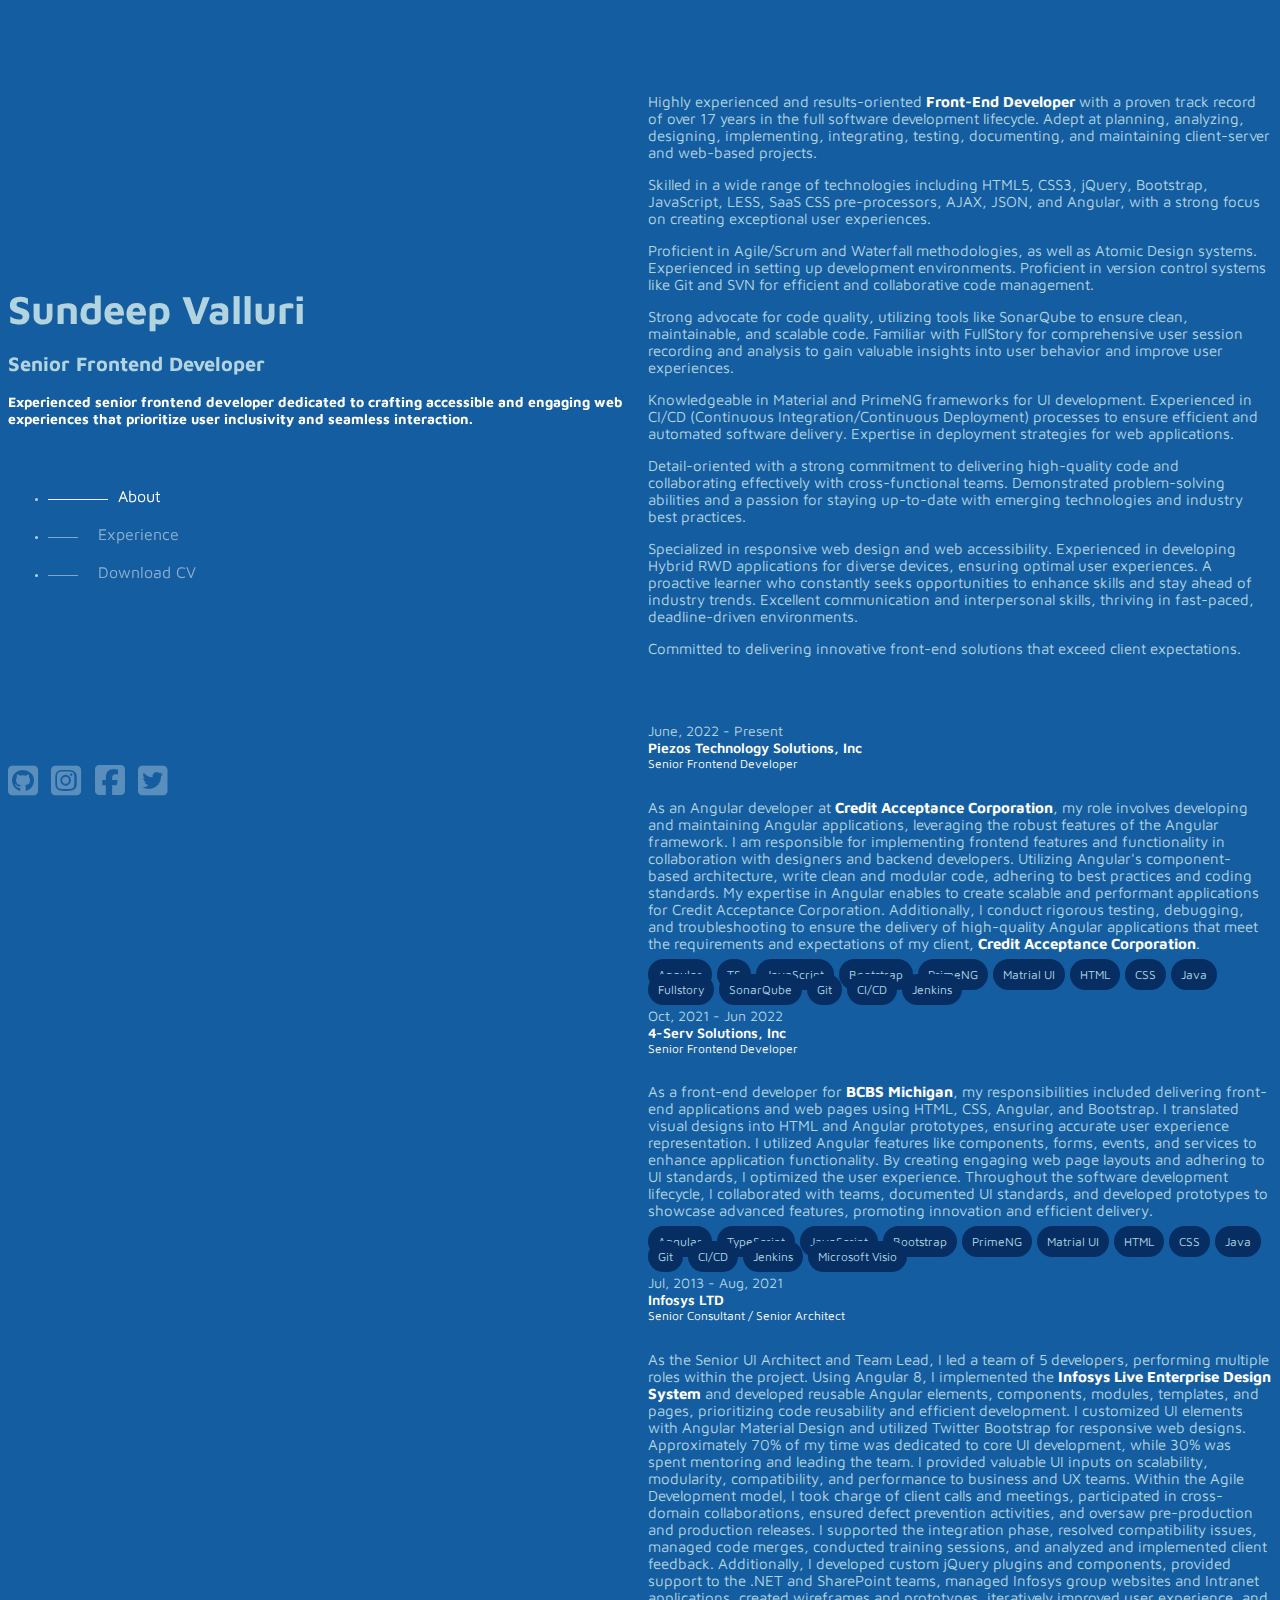
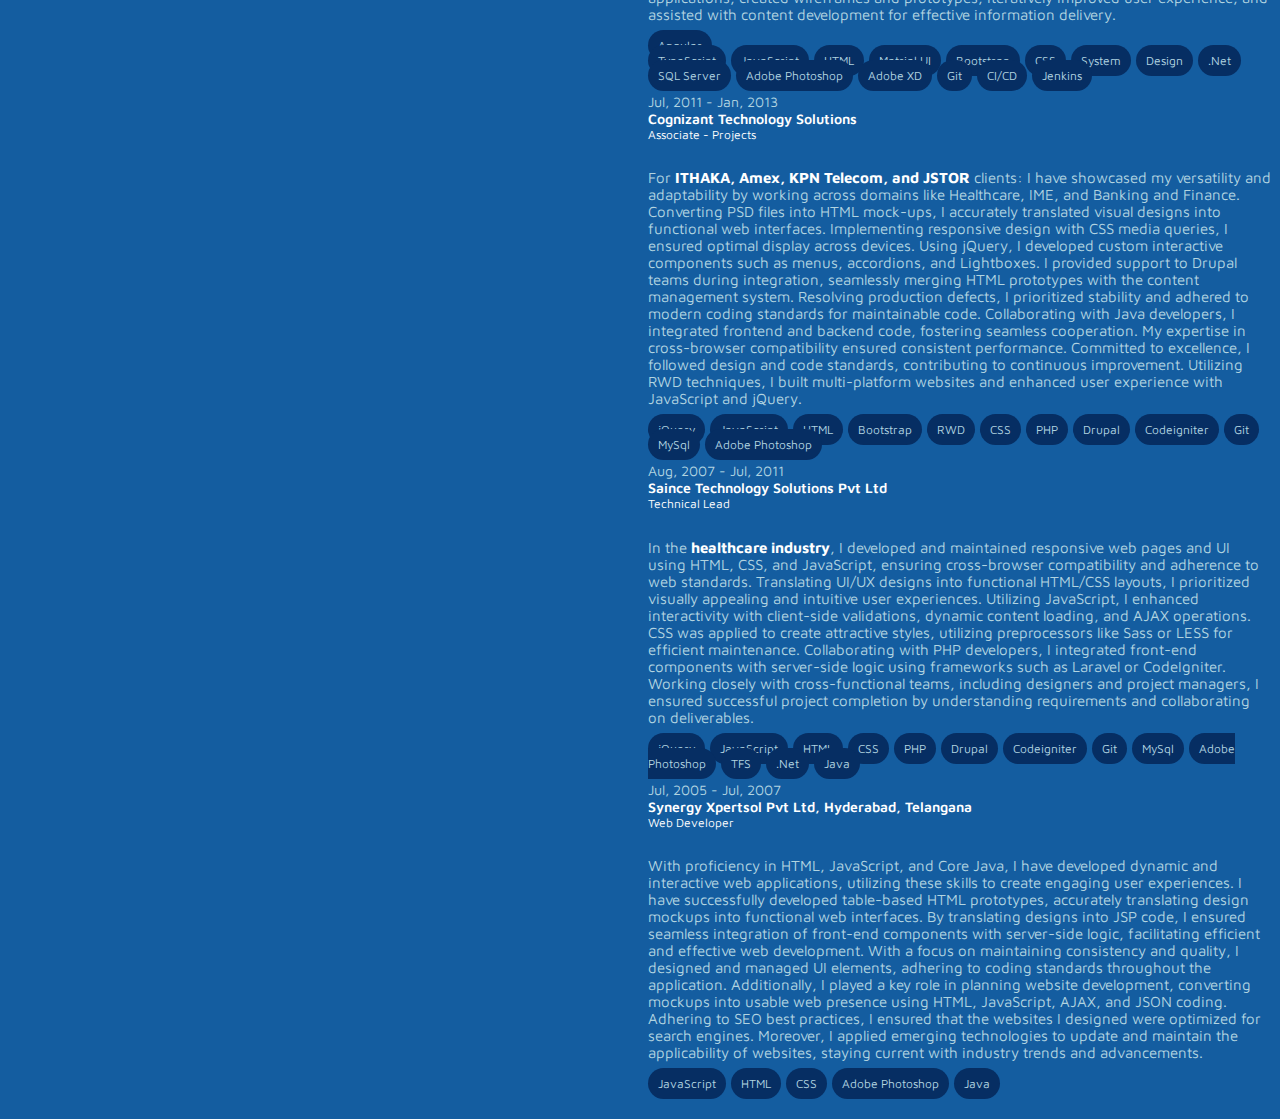
<file: index.html>
<!doctype html>
<html lang="en">

<head>
  <title>Sundeep | Senior UI Developer</title>
  <!-- Required meta tags -->
  <meta charset="utf-8">
  <meta name="viewport" content="width=device-width, initial-scale=1, shrink-to-fit=no">
  <meta name="keywords" content="Frontend Developer, Angular Developer, Web Developer, UI Developer, Frontend Engineer, HTML, CSS, JavaScript, Angular, Responsive Design, User Interface, USA">
    <meta name="description" content="I am a skilled Frontend Developer and Angular Developer based in the USA. With expertise in HTML, CSS, JavaScript, and Angular, I create responsive and interactive web applications. As a dedicated UI Developer, I focus on delivering exceptional user experiences through clean and efficient code. Hire me for your frontend development needs.">
    <link rel="icon" href="img/favicon.png" type="image/png">

  <!-- Google font -->
  <link rel="preconnect" href="https://fonts.googleapis.com">
<link rel="preconnect" href="https://fonts.gstatic.com" crossorigin>
<link href="https://fonts.googleapis.com/css2?family=Maven+Pro:wght@400;500&display=swap" rel="stylesheet">
<link rel="stylesheet" href="https://cdnjs.cloudflare.com/ajax/libs/font-awesome/6.4.0/css/all.min.css">
   <!-- Bootstrap CSS v5.2.1 -->
  <link href="https://cdn.jsdelivr.net/npm/bootstrap@5.2.1/dist/css/bootstrap.min.css" rel="stylesheet"
    integrity="sha384-iYQeCzEYFbKjA/T2uDLTpkwGzCiq6soy8tYaI1GyVh/UjpbCx/TYkiZhlZB6+fzT" crossorigin="anonymous">
<link rel="stylesheet" href="css/style.css">
</head>

<body>
 
  <main>
    <div class="container">
        <div class="row ">
            <div class="col-lg-5 margin-top-100 fixed">
                <h1>Sundeep Valluri</h1>
                <h3>Senior Frontend Developer</h3>

                <h4>Experienced senior frontend developer dedicated to crafting accessible and engaging web <br> experiences that prioritize user inclusivity and seamless interaction.</h4>
                
                <ul class="nav">
                    <li><a href="#about" class="smooth-scroll active">About</a></li>
                    <li><a href="#experience" class="smooth-scroll">Experience</a></li>
                    <!-- <li><a href="#projects" class="smooth-scroll">Projects</a></li> -->
                    <li><a href="SundeepValluri_UI_Developer.pdf"  target="_blank">Download CV</a></li>
                </ul>

                <ul class="social-icons">
                    <li>
                        <a href="https://github.com/vallurisundeep/" target="_blank"><i class="fa-brands fa-square-github"></i></a>
                    </li>
                    <li>
                        <a href="https://www.instagram.com/vallurisundeep/" target="_blank "><i class="fa-brands fa-square-instagram"></i></a>
                    </li>
                    <li>
                        <a href="https://www.facebook.com/vallurisundeep/" target="_blank"><i class="fa-brands fa-square-facebook"></i></a>
                    </li>
                    <li>
                        <a href="https://twitter.com/sundeepvalluri" target="_blank">
                            <i class="fa-brands fa-square-twitter"></i>
                        </a>
                    </li>
                </ul>
            </div>
            <div class="col-lg-7  padding-top-20">
               <div class="scrollable-content">
                <section id="about">
                   
                    <p>Highly experienced and results-oriented <strong>Front-End Developer</strong> with a proven track record of over 17 years in the full software development lifecycle. Adept at planning, analyzing, designing, implementing, integrating, testing, documenting, and maintaining client-server and web-based projects. </p>

                      <p>Skilled in a wide range of technologies including HTML5, CSS3, jQuery, Bootstrap, JavaScript, LESS, SaaS CSS pre-processors, AJAX, JSON, and Angular, with a strong focus on creating exceptional user experiences. </p>  
                        
                      <p>Proficient in Agile/Scrum and Waterfall methodologies, as well as Atomic Design systems. Experienced in setting up development environments. Proficient in version control systems like Git and SVN for efficient and collaborative code management. </p>  
                        
                      <p>Strong advocate for code quality, utilizing tools like SonarQube to ensure clean, maintainable, and scalable code. Familiar with FullStory for comprehensive user session recording and analysis to gain valuable insights into user behavior and improve user experiences. </p>  
                        
                      <p>Knowledgeable in Material and PrimeNG frameworks for UI development. Experienced in CI/CD (Continuous Integration/Continuous Deployment) processes to ensure efficient and automated software delivery. Expertise in deployment strategies for web applications. </p>  
                        
                      <p>Detail-oriented with a strong commitment to delivering high-quality code and collaborating effectively with cross-functional teams. Demonstrated problem-solving abilities and a passion for staying up-to-date with emerging technologies and industry best practices. </p>  
                        
                      <p>Specialized in responsive web design and web accessibility. Experienced in developing Hybrid RWD applications for diverse devices, ensuring optimal user experiences. A proactive learner who constantly seeks opportunities to enhance skills and stay ahead of industry trends. Excellent communication and interpersonal skills, thriving in fast-paced, deadline-driven environments.</p>  
                        
                      <p>Committed to delivering innovative front-end solutions that exceed client expectations.</p>
                </section>

                <section id="experience">
                    <div class="row exp-wrap">
                        <div class="col-lg-3">
                            <div class="duration">June, 2022 - Present</div>
                        </div>
                        <div class="col-lg-9">
                            <div class="company">Piezos Technology Solutions, Inc</div>
                            <div class="designation">Senior Frontend Developer</div>
                            <p class="padding-top-5">As an Angular developer at <strong>Credit Acceptance Corporation</strong>, my role involves developing and maintaining Angular applications, leveraging the robust features of the Angular framework. I am responsible for implementing frontend features and functionality in collaboration with designers and backend developers. Utilizing Angular's component-based architecture, write clean and modular code, adhering to best practices and coding standards. My expertise in Angular enables  to create scalable and performant applications for Credit Acceptance Corporation. Additionally, I conduct rigorous testing, debugging, and troubleshooting to ensure the delivery of high-quality Angular applications that meet the requirements and expectations of my client, <strong>Credit Acceptance Corporation</strong>.</p>
                            <div>
                                <span class="badge bg-info">Angular</span>
                                <span class="badge bg-info ">TS</span>
                                <span class="badge bg-info ">JavaScript</span>
                                <span class="badge bg-info ">Bootstrap</span>
                                <span class="badge bg-info ">PrimeNG</span>
                                <span class="badge bg-info ">Matrial UI</span>
                                <span class="badge bg-info ">HTML</span>
                                <span class="badge bg-info ">CSS</span>
                                <span class="badge bg-info ">Java</span>
                                <span class="badge bg-info ">Fullstory</span>
                                <span class="badge bg-info ">SonarQube</span>
                                <span class="badge bg-info ">Git</span>
                                <span class="badge bg-info ">CI/CD</span>
                                <span class="badge bg-info ">Jenkins</span>
                            </div>
                        </div>
                    </div>
                    <div class="row exp-wrap">
                    <div class="col-lg-3">
                        <div class="duration">Oct, 2021 - Jun 2022</div>
                    </div>
                    <div class="col-lg-9">
                        <div class="company">4-Serv Solutions, Inc</div>
                        <div class="designation">Senior Frontend Developer</div>
                        <p class="padding-top-5">As a front-end developer for <strong>BCBS Michigan</strong>, my responsibilities included delivering front-end applications and web pages using HTML, CSS, Angular, and Bootstrap. I translated visual designs into HTML and Angular prototypes, ensuring accurate user experience representation. I utilized Angular features like components, forms, events, and services to enhance application functionality. By creating engaging web page layouts and adhering to UI standards, I optimized the user experience. Throughout the software development lifecycle, I collaborated with teams, documented UI standards, and developed prototypes to showcase advanced features, promoting innovation and efficient delivery.</p>
                        <div>
                            <span class="badge bg-info">Angular</span>
                            <span class="badge bg-info ">TypeScript</span>
                            <span class="badge bg-info ">JavaScript</span>
                            <span class="badge bg-info ">Bootstrap</span>

                            <span class="badge bg-info ">PrimeNG</span>
                            <span class="badge bg-info ">Matrial UI</span>
                            <span class="badge bg-info ">HTML</span>
                            <span class="badge bg-info ">CSS</span>
                            <span class="badge bg-info ">Java</span>
                            <span class="badge bg-info ">Git</span>
                            <span class="badge bg-info ">CI/CD</span>
                            <span class="badge bg-info ">Jenkins</span>
                            <span class="badge bg-info ">Microsoft Visio</span>
                        </div>
                    </div>
                </div>
                <div class="row exp-wrap">
                    <div class="col-lg-3">
                        <div class="duration">Jul, 2013 - Aug, 2021</div>
                    </div>
                    <div class="col-lg-9">
                        <div class="company">Infosys LTD</div>
                        <div class="designation">Senior Consultant / Senior Architect</div>
                        <p class="padding-top-5">As the Senior UI Architect and Team Lead, I led a team of 5 developers, performing multiple roles within the project. Using Angular 8, I implemented the <strong>Infosys Live Enterprise Design System </strong> and developed reusable Angular elements, components, modules, templates, and pages, prioritizing code reusability and efficient development. I customized UI elements with Angular Material Design and utilized Twitter Bootstrap for responsive web designs. Approximately 70% of my time was dedicated to core UI development, while 30% was spent mentoring and leading the team. I provided valuable UI inputs on scalability, modularity, compatibility, and performance to business and UX teams. Within the Agile Development model, I took charge of client calls and meetings, participated in cross-domain collaborations, ensured defect prevention activities, and oversaw pre-production and production releases. I supported the integration phase, resolved compatibility issues, managed code merges, conducted training sessions, and analyzed and implemented client feedback. Additionally, I developed custom jQuery plugins and components, provided support to the .NET and SharePoint teams, managed Infosys group websites and Intranet applications, created wireframes and prototypes, iteratively improved user experience, and assisted with content development for effective information delivery.</p>
                        <div>
                            <span class="badge bg-info">Angular</span>
                            <div></div>
                            <div></div>
                            <div></div>
                            <div></div>
                            <div></div>
                            <span class="badge bg-info ">TypeScript</span>
                            <span class="badge bg-info ">JavaScript</span>
                            <span class="badge bg-info ">HTML</span>
                            <span class="badge bg-info ">Matrial UI</span>
                            <span class="badge bg-info ">Bootstrap</span>
                             <span class="badge bg-info ">CSS</span>
                            <span class="badge bg-info ">System</span>
                            <span class="badge bg-info ">Design</span>
                            <span class="badge bg-info ">.Net</span>
                            <span class="badge bg-info ">SQL Server</span>
                            <span class="badge bg-info ">Adobe Photoshop</span>
                            <span class="badge bg-info ">Adobe XD</span>
                            <span class="badge bg-info ">Git</span>
                            <span class="badge bg-info ">CI/CD</span>
                            <span class="badge bg-info ">Jenkins</span>
                        </div>
                    </div>
                </div>
                <div class="row exp-wrap">
                    <div class="col-lg-3">
                        <div class="duration">Jul, 2011 - Jan, 2013</div>
                    </div>
                    <div class="col-lg-9">
                        <div class="company">Cognizant Technology Solutions</div>
                        <div class="designation">Associate - Projects</div>
                        <p class="padding-top-5">For <strong>ITHAKA, Amex, KPN Telecom, and JSTOR </strong> clients:

                            I have showcased my versatility and adaptability by working across domains like Healthcare, IME, and Banking and Finance. Converting PSD files into HTML mock-ups, I accurately translated visual designs into functional web interfaces. Implementing responsive design with CSS media queries, I ensured optimal display across devices. Using jQuery, I developed custom interactive components such as menus, accordions, and Lightboxes. I provided support to Drupal teams during integration, seamlessly merging HTML prototypes with the content management system. Resolving production defects, I prioritized stability and adhered to modern coding standards for maintainable code. Collaborating with Java developers, I integrated frontend and backend code, fostering seamless cooperation. My expertise in cross-browser compatibility ensured consistent performance. Committed to excellence, I followed design and code standards, contributing to continuous improvement. Utilizing RWD techniques, I built multi-platform websites and enhanced user experience with JavaScript and jQuery.</p>

                            <div>
                                <span class="badge bg-info">jQuery</span>
                                <span class="badge bg-info ">JavaScript</span>
                                <span class="badge bg-info ">HTML</span>
                                <span class="badge bg-info ">Bootstrap</span>
                                <span class="badge bg-info ">RWD</span>
                                <span class="badge bg-info ">CSS</span>
                                <span class="badge bg-info ">PHP</span>
                                <span class="badge bg-info ">Drupal</span>
                                <span class="badge bg-info ">Codeigniter</span>
                                <span class="badge bg-info ">Git</span>
                                <span class="badge bg-info ">MySql</span>
                                <span class="badge bg-info ">Adobe Photoshop</span>

                            </div>
                    </div>
                </div>
                <div class="row exp-wrap">
                    <div class="col-lg-3">
                        <div class="duration">Aug, 2007 - Jul, 2011</div>
                    </div>
                    <div class="col-lg-9">
                        <div class="company">Saince Technology Solutions Pvt Ltd</div>
                        <div class="designation">Technical Lead</div>
                        <p class="padding-top-5">In the <strong>healthcare industry</strong>, I developed and maintained responsive web pages and UI using HTML, CSS, and JavaScript, ensuring cross-browser compatibility and adherence to web standards. Translating UI/UX designs into functional HTML/CSS layouts, I prioritized visually appealing and intuitive user experiences. Utilizing JavaScript, I enhanced interactivity with client-side validations, dynamic content loading, and AJAX operations. CSS was applied to create attractive styles, utilizing preprocessors like Sass or LESS for efficient maintenance. Collaborating with PHP developers, I integrated front-end components with server-side logic using frameworks such as Laravel or CodeIgniter. Working closely with cross-functional teams, including designers and project managers, I ensured successful project completion by understanding requirements and collaborating on deliverables.</p>
                        <div>
                            <span class="badge bg-info">jQuery</span>
                            <span class="badge bg-info ">JavaScript</span>
                            <span class="badge bg-info ">HTML</span>
                            <span class="badge bg-info ">CSS</span>
                            <span class="badge bg-info ">PHP</span>
                            <span class="badge bg-info ">Drupal</span>
                            <span class="badge bg-info ">Codeigniter</span>
                            <span class="badge bg-info ">Git</span>
                            <span class="badge bg-info ">MySql</span>
                            <span class="badge bg-info ">Adobe Photoshop</span>
                            <span class="badge bg-info ">TFS</span>
                            <span class="badge bg-info ">.Net</span>
                            <span class="badge bg-info ">Java</span>

                        </div>
                    </div>
                </div>

                <div class="row exp-wrap">
                    <div class="col-lg-3">
                        <div class="duration">Jul, 2005 - Jul, 2007</div>
                    </div>
                    <div class="col-lg-9">
                        <div class="company">Synergy Xpertsol Pvt Ltd, Hyderabad, Telangana</div>
                        <div class="designation">Web Developer</div>
                        <p class="padding-top-5">With proficiency in HTML, JavaScript, and Core Java, I have developed dynamic and interactive web applications, utilizing these skills to create engaging user experiences. I have successfully developed table-based HTML prototypes, accurately translating design mockups into functional web interfaces. By translating designs into JSP code, I ensured seamless integration of front-end components with server-side logic, facilitating efficient and effective web development. With a focus on maintaining consistency and quality, I designed and managed UI elements, adhering to coding standards throughout the application. Additionally, I played a key role in planning website development, converting mockups into usable web presence using HTML, JavaScript, AJAX, and JSON coding. Adhering to SEO best practices, I ensured that the websites I designed were optimized for search engines. Moreover, I applied emerging technologies to update and maintain the applicability of websites, staying current with industry trends and advancements.</p>
                        <div>
                            <span class="badge bg-info ">JavaScript</span>
                            <span class="badge bg-info ">HTML</span>
                            <span class="badge bg-info ">CSS</span>
                            <span class="badge bg-info ">Adobe Photoshop</span>
                            <span class="badge bg-info ">Java</span>

                        </div>
                    </div>
                </div>
                </div>
                </section>
               </div>
            </div>
        </div>
    </div>

  </main>
  <footer>
    <!-- place footer here -->
  </footer>
  <!-- Bootstrap JavaScript Libraries -->
  <script src="https://cdn.jsdelivr.net/npm/@popperjs/core@2.11.6/dist/umd/popper.min.js"
    integrity="sha384-oBqDVmMz9ATKxIep9tiCxS/Z9fNfEXiDAYTujMAeBAsjFuCZSmKbSSUnQlmh/jp3" crossorigin="anonymous">
  </script>

  <script src="https://cdn.jsdelivr.net/npm/bootstrap@5.2.1/dist/js/bootstrap.min.js"
    integrity="sha384-7VPbUDkoPSGFnVtYi0QogXtr74QeVeeIs99Qfg5YCF+TidwNdjvaKZX19NZ/e6oz" crossorigin="anonymous">
  </script>
  <!-- Main JS File -->
  <script src="js/common.js"></script>
</body>

</html>
</file>
<file: css/style.css>
html {
  font-size: 62.5%;
}

body {
  font-family: "Maven Pro", sans-serif;
  background: #145DA0;
  overflow-y: auto;
  font-weight: 300;
  color: #B1D4E0;
}

h1, h2, h3, h4, h5, h6 {
  color: #B1D4E0;
  margin-bottom: 0;
  font-weight: 700;
}

h1 {
  font-size: 4rem;
  margin-bottom: 5px;
}

h3 {
  font-size: 2rem;
  margin-bottom: 10px;
}

h4 {
  font-size: 1.4rem;
  color: #fff;
}

.nav {
  display: block;
  margin-top: 50px;
}
.nav li a {
  display: inline-block;
  text-decoration: none;
  opacity: 0.5;
  font-size: 1.6rem;
  padding: 10px 50px;
  color: #fff;
  position: relative;
  transition: all 0.3s;
  transition-timing-function: cubic-bezier(0.4, 0, 0.2, 1);
}
.nav li a::before {
  content: "";
  width: 30px;
  height: 1px;
  background: #f0f0f0;
  position: absolute;
  left: 0px;
  top: 22px;
}
.nav li a:hover, .nav li a.active {
  opacity: 1;
  padding-left: 70px;
}
.nav li a:hover::before, .nav li a.active::before {
  width: 60px;
}

p {
  font-size: 1.5rem;
  color: #B1D4E0;
}

strong {
  font-weight: 700;
  color: #fff;
}

.color-blue {
  background-color: #145da0;
}

.color-gray {
  background-color: #5d5860;
}
.color-gray .bg-info {
  background: #212121 !important;
}

.color-black {
  background-color: rgb(31, 10, 29);
}
.color-black .bg-info {
  background: #afafaf !important;
  color: #000;
}

.color-green {
  background-color: rgb(14, 37, 0);
}
.color-green .bg-info {
  background: #afafaf !important;
  color: #000;
}

.color-red {
  background-color: rgb(37, 0, 0);
}
.color-red .bg-info {
  background: #afafaf !important;
  color: #000;
}

@media (min-width: 768px) {
  .fixed {
    position: fixed;
  }
  .col-lg-7 {
    margin-left: 50.6667%;
  }
  .social-icons {
    position: fixed;
  }
}
section {
  padding: 20px 0;
}

.exp-wrap {
  margin-top: 10px;
}
.exp-wrap .duration {
  font-size: 1.4rem;
}
.exp-wrap .company {
  font-size: 1.4rem;
  font-weight: 600;
  opacity: 1;
  color: #fff;
}
.exp-wrap .designation {
  font-size: 1.2rem;
  color: #fff;
}

.badge {
  color: #000;
  font-size: 1.2rem;
  padding: 8px 10px;
  color: #B1D4E0;
  border-radius: 20px;
  margin-bottom: 10px;
  margin-right: 2px;
}

.bg-info {
  background-color: #062e63 !important;
}

.social-icons {
  list-style: none;
  padding: 0;
  margin: 0;
  display: flex;
  width: 160px;
  justify-content: space-between;
  bottom: 100px;
}
.social-icons li a {
  display: block;
  font-size: 3.4rem;
  color: #fff;
  opacity: 0.3;
  transition: 0.3s all;
}
.social-icons li a:hover {
  opacity: 1;
}

.margin-top-0 {
  margin-top: 0rem;
}

.margin-top-1 {
  margin-top: 0.25rem;
}

.margin-top-2 {
  margin-top: 0.5rem;
}

.margin-top-3 {
  margin-top: 0.75rem;
}

.margin-top-4 {
  margin-top: 1rem;
}

.margin-top-5 {
  margin-top: 1.25rem;
}

.margin-top-6 {
  margin-top: 1.5rem;
}

.margin-top-7 {
  margin-top: 1.75rem;
}

.margin-top-8 {
  margin-top: 2rem;
}

.margin-top-9 {
  margin-top: 2.25rem;
}

.margin-top-10 {
  margin-top: 2.5rem;
}

.margin-top-11 {
  margin-top: 2.75rem;
}

.margin-top-12 {
  margin-top: 3rem;
}

.margin-top-13 {
  margin-top: 3.25rem;
}

.margin-top-14 {
  margin-top: 3.5rem;
}

.margin-top-15 {
  margin-top: 3.75rem;
}

.margin-top-16 {
  margin-top: 4rem;
}

.margin-top-17 {
  margin-top: 4.25rem;
}

.margin-top-18 {
  margin-top: 4.5rem;
}

.margin-top-19 {
  margin-top: 4.75rem;
}

.margin-top-20 {
  margin-top: 5rem;
}

.margin-top-21 {
  margin-top: 5.25rem;
}

.margin-top-22 {
  margin-top: 5.5rem;
}

.margin-top-23 {
  margin-top: 5.75rem;
}

.margin-top-24 {
  margin-top: 6rem;
}

.margin-top-25 {
  margin-top: 6.25rem;
}

.margin-top-26 {
  margin-top: 6.5rem;
}

.margin-top-27 {
  margin-top: 6.75rem;
}

.margin-top-28 {
  margin-top: 7rem;
}

.margin-top-29 {
  margin-top: 7.25rem;
}

.margin-top-30 {
  margin-top: 7.5rem;
}

.margin-top-31 {
  margin-top: 7.75rem;
}

.margin-top-32 {
  margin-top: 8rem;
}

.margin-top-33 {
  margin-top: 8.25rem;
}

.margin-top-34 {
  margin-top: 8.5rem;
}

.margin-top-35 {
  margin-top: 8.75rem;
}

.margin-top-36 {
  margin-top: 9rem;
}

.margin-top-37 {
  margin-top: 9.25rem;
}

.margin-top-38 {
  margin-top: 9.5rem;
}

.margin-top-39 {
  margin-top: 9.75rem;
}

.margin-top-40 {
  margin-top: 10rem;
}

.margin-top-41 {
  margin-top: 10.25rem;
}

.margin-top-42 {
  margin-top: 10.5rem;
}

.margin-top-43 {
  margin-top: 10.75rem;
}

.margin-top-44 {
  margin-top: 11rem;
}

.margin-top-45 {
  margin-top: 11.25rem;
}

.margin-top-46 {
  margin-top: 11.5rem;
}

.margin-top-47 {
  margin-top: 11.75rem;
}

.margin-top-48 {
  margin-top: 12rem;
}

.margin-top-49 {
  margin-top: 12.25rem;
}

.margin-top-50 {
  margin-top: 12.5rem;
}

.margin-top-51 {
  margin-top: 12.75rem;
}

.margin-top-52 {
  margin-top: 13rem;
}

.margin-top-53 {
  margin-top: 13.25rem;
}

.margin-top-54 {
  margin-top: 13.5rem;
}

.margin-top-55 {
  margin-top: 13.75rem;
}

.margin-top-56 {
  margin-top: 14rem;
}

.margin-top-57 {
  margin-top: 14.25rem;
}

.margin-top-58 {
  margin-top: 14.5rem;
}

.margin-top-59 {
  margin-top: 14.75rem;
}

.margin-top-60 {
  margin-top: 15rem;
}

.margin-top-61 {
  margin-top: 15.25rem;
}

.margin-top-62 {
  margin-top: 15.5rem;
}

.margin-top-63 {
  margin-top: 15.75rem;
}

.margin-top-64 {
  margin-top: 16rem;
}

.margin-top-65 {
  margin-top: 16.25rem;
}

.margin-top-66 {
  margin-top: 16.5rem;
}

.margin-top-67 {
  margin-top: 16.75rem;
}

.margin-top-68 {
  margin-top: 17rem;
}

.margin-top-69 {
  margin-top: 17.25rem;
}

.margin-top-70 {
  margin-top: 17.5rem;
}

.margin-top-71 {
  margin-top: 17.75rem;
}

.margin-top-72 {
  margin-top: 18rem;
}

.margin-top-73 {
  margin-top: 18.25rem;
}

.margin-top-74 {
  margin-top: 18.5rem;
}

.margin-top-75 {
  margin-top: 18.75rem;
}

.margin-top-76 {
  margin-top: 19rem;
}

.margin-top-77 {
  margin-top: 19.25rem;
}

.margin-top-78 {
  margin-top: 19.5rem;
}

.margin-top-79 {
  margin-top: 19.75rem;
}

.margin-top-80 {
  margin-top: 20rem;
}

.margin-top-81 {
  margin-top: 20.25rem;
}

.margin-top-82 {
  margin-top: 20.5rem;
}

.margin-top-83 {
  margin-top: 20.75rem;
}

.margin-top-84 {
  margin-top: 21rem;
}

.margin-top-85 {
  margin-top: 21.25rem;
}

.margin-top-86 {
  margin-top: 21.5rem;
}

.margin-top-87 {
  margin-top: 21.75rem;
}

.margin-top-88 {
  margin-top: 22rem;
}

.margin-top-89 {
  margin-top: 22.25rem;
}

.margin-top-90 {
  margin-top: 22.5rem;
}

.margin-top-91 {
  margin-top: 22.75rem;
}

.margin-top-92 {
  margin-top: 23rem;
}

.margin-top-93 {
  margin-top: 23.25rem;
}

.margin-top-94 {
  margin-top: 23.5rem;
}

.margin-top-95 {
  margin-top: 23.75rem;
}

.margin-top-96 {
  margin-top: 24rem;
}

.margin-top-97 {
  margin-top: 24.25rem;
}

.margin-top-98 {
  margin-top: 24.5rem;
}

.margin-top-99 {
  margin-top: 24.75rem;
}

.margin-top-100 {
  margin-top: 25rem;
}

.margin-right-0 {
  margin-right: 0rem;
}

.margin-right-1 {
  margin-right: 0.25rem;
}

.margin-right-2 {
  margin-right: 0.5rem;
}

.margin-right-3 {
  margin-right: 0.75rem;
}

.margin-right-4 {
  margin-right: 1rem;
}

.margin-right-5 {
  margin-right: 1.25rem;
}

.margin-right-6 {
  margin-right: 1.5rem;
}

.margin-right-7 {
  margin-right: 1.75rem;
}

.margin-right-8 {
  margin-right: 2rem;
}

.margin-right-9 {
  margin-right: 2.25rem;
}

.margin-right-10 {
  margin-right: 2.5rem;
}

.margin-right-11 {
  margin-right: 2.75rem;
}

.margin-right-12 {
  margin-right: 3rem;
}

.margin-right-13 {
  margin-right: 3.25rem;
}

.margin-right-14 {
  margin-right: 3.5rem;
}

.margin-right-15 {
  margin-right: 3.75rem;
}

.margin-right-16 {
  margin-right: 4rem;
}

.margin-right-17 {
  margin-right: 4.25rem;
}

.margin-right-18 {
  margin-right: 4.5rem;
}

.margin-right-19 {
  margin-right: 4.75rem;
}

.margin-right-20 {
  margin-right: 5rem;
}

.margin-right-21 {
  margin-right: 5.25rem;
}

.margin-right-22 {
  margin-right: 5.5rem;
}

.margin-right-23 {
  margin-right: 5.75rem;
}

.margin-right-24 {
  margin-right: 6rem;
}

.margin-right-25 {
  margin-right: 6.25rem;
}

.margin-right-26 {
  margin-right: 6.5rem;
}

.margin-right-27 {
  margin-right: 6.75rem;
}

.margin-right-28 {
  margin-right: 7rem;
}

.margin-right-29 {
  margin-right: 7.25rem;
}

.margin-right-30 {
  margin-right: 7.5rem;
}

.margin-right-31 {
  margin-right: 7.75rem;
}

.margin-right-32 {
  margin-right: 8rem;
}

.margin-right-33 {
  margin-right: 8.25rem;
}

.margin-right-34 {
  margin-right: 8.5rem;
}

.margin-right-35 {
  margin-right: 8.75rem;
}

.margin-right-36 {
  margin-right: 9rem;
}

.margin-right-37 {
  margin-right: 9.25rem;
}

.margin-right-38 {
  margin-right: 9.5rem;
}

.margin-right-39 {
  margin-right: 9.75rem;
}

.margin-right-40 {
  margin-right: 10rem;
}

.margin-right-41 {
  margin-right: 10.25rem;
}

.margin-right-42 {
  margin-right: 10.5rem;
}

.margin-right-43 {
  margin-right: 10.75rem;
}

.margin-right-44 {
  margin-right: 11rem;
}

.margin-right-45 {
  margin-right: 11.25rem;
}

.margin-right-46 {
  margin-right: 11.5rem;
}

.margin-right-47 {
  margin-right: 11.75rem;
}

.margin-right-48 {
  margin-right: 12rem;
}

.margin-right-49 {
  margin-right: 12.25rem;
}

.margin-right-50 {
  margin-right: 12.5rem;
}

.margin-right-51 {
  margin-right: 12.75rem;
}

.margin-right-52 {
  margin-right: 13rem;
}

.margin-right-53 {
  margin-right: 13.25rem;
}

.margin-right-54 {
  margin-right: 13.5rem;
}

.margin-right-55 {
  margin-right: 13.75rem;
}

.margin-right-56 {
  margin-right: 14rem;
}

.margin-right-57 {
  margin-right: 14.25rem;
}

.margin-right-58 {
  margin-right: 14.5rem;
}

.margin-right-59 {
  margin-right: 14.75rem;
}

.margin-right-60 {
  margin-right: 15rem;
}

.margin-right-61 {
  margin-right: 15.25rem;
}

.margin-right-62 {
  margin-right: 15.5rem;
}

.margin-right-63 {
  margin-right: 15.75rem;
}

.margin-right-64 {
  margin-right: 16rem;
}

.margin-right-65 {
  margin-right: 16.25rem;
}

.margin-right-66 {
  margin-right: 16.5rem;
}

.margin-right-67 {
  margin-right: 16.75rem;
}

.margin-right-68 {
  margin-right: 17rem;
}

.margin-right-69 {
  margin-right: 17.25rem;
}

.margin-right-70 {
  margin-right: 17.5rem;
}

.margin-right-71 {
  margin-right: 17.75rem;
}

.margin-right-72 {
  margin-right: 18rem;
}

.margin-right-73 {
  margin-right: 18.25rem;
}

.margin-right-74 {
  margin-right: 18.5rem;
}

.margin-right-75 {
  margin-right: 18.75rem;
}

.margin-right-76 {
  margin-right: 19rem;
}

.margin-right-77 {
  margin-right: 19.25rem;
}

.margin-right-78 {
  margin-right: 19.5rem;
}

.margin-right-79 {
  margin-right: 19.75rem;
}

.margin-right-80 {
  margin-right: 20rem;
}

.margin-right-81 {
  margin-right: 20.25rem;
}

.margin-right-82 {
  margin-right: 20.5rem;
}

.margin-right-83 {
  margin-right: 20.75rem;
}

.margin-right-84 {
  margin-right: 21rem;
}

.margin-right-85 {
  margin-right: 21.25rem;
}

.margin-right-86 {
  margin-right: 21.5rem;
}

.margin-right-87 {
  margin-right: 21.75rem;
}

.margin-right-88 {
  margin-right: 22rem;
}

.margin-right-89 {
  margin-right: 22.25rem;
}

.margin-right-90 {
  margin-right: 22.5rem;
}

.margin-right-91 {
  margin-right: 22.75rem;
}

.margin-right-92 {
  margin-right: 23rem;
}

.margin-right-93 {
  margin-right: 23.25rem;
}

.margin-right-94 {
  margin-right: 23.5rem;
}

.margin-right-95 {
  margin-right: 23.75rem;
}

.margin-right-96 {
  margin-right: 24rem;
}

.margin-right-97 {
  margin-right: 24.25rem;
}

.margin-right-98 {
  margin-right: 24.5rem;
}

.margin-right-99 {
  margin-right: 24.75rem;
}

.margin-right-100 {
  margin-right: 25rem;
}

.margin-bottom-0 {
  margin-bottom: 0rem;
}

.margin-bottom-1 {
  margin-bottom: 0.25rem;
}

.margin-bottom-2 {
  margin-bottom: 0.5rem;
}

.margin-bottom-3 {
  margin-bottom: 0.75rem;
}

.margin-bottom-4 {
  margin-bottom: 1rem;
}

.margin-bottom-5 {
  margin-bottom: 1.25rem;
}

.margin-bottom-6 {
  margin-bottom: 1.5rem;
}

.margin-bottom-7 {
  margin-bottom: 1.75rem;
}

.margin-bottom-8 {
  margin-bottom: 2rem;
}

.margin-bottom-9 {
  margin-bottom: 2.25rem;
}

.margin-bottom-10 {
  margin-bottom: 2.5rem;
}

.margin-bottom-11 {
  margin-bottom: 2.75rem;
}

.margin-bottom-12 {
  margin-bottom: 3rem;
}

.margin-bottom-13 {
  margin-bottom: 3.25rem;
}

.margin-bottom-14 {
  margin-bottom: 3.5rem;
}

.margin-bottom-15 {
  margin-bottom: 3.75rem;
}

.margin-bottom-16 {
  margin-bottom: 4rem;
}

.margin-bottom-17 {
  margin-bottom: 4.25rem;
}

.margin-bottom-18 {
  margin-bottom: 4.5rem;
}

.margin-bottom-19 {
  margin-bottom: 4.75rem;
}

.margin-bottom-20 {
  margin-bottom: 5rem;
}

.margin-bottom-21 {
  margin-bottom: 5.25rem;
}

.margin-bottom-22 {
  margin-bottom: 5.5rem;
}

.margin-bottom-23 {
  margin-bottom: 5.75rem;
}

.margin-bottom-24 {
  margin-bottom: 6rem;
}

.margin-bottom-25 {
  margin-bottom: 6.25rem;
}

.margin-bottom-26 {
  margin-bottom: 6.5rem;
}

.margin-bottom-27 {
  margin-bottom: 6.75rem;
}

.margin-bottom-28 {
  margin-bottom: 7rem;
}

.margin-bottom-29 {
  margin-bottom: 7.25rem;
}

.margin-bottom-30 {
  margin-bottom: 7.5rem;
}

.margin-bottom-31 {
  margin-bottom: 7.75rem;
}

.margin-bottom-32 {
  margin-bottom: 8rem;
}

.margin-bottom-33 {
  margin-bottom: 8.25rem;
}

.margin-bottom-34 {
  margin-bottom: 8.5rem;
}

.margin-bottom-35 {
  margin-bottom: 8.75rem;
}

.margin-bottom-36 {
  margin-bottom: 9rem;
}

.margin-bottom-37 {
  margin-bottom: 9.25rem;
}

.margin-bottom-38 {
  margin-bottom: 9.5rem;
}

.margin-bottom-39 {
  margin-bottom: 9.75rem;
}

.margin-bottom-40 {
  margin-bottom: 10rem;
}

.margin-bottom-41 {
  margin-bottom: 10.25rem;
}

.margin-bottom-42 {
  margin-bottom: 10.5rem;
}

.margin-bottom-43 {
  margin-bottom: 10.75rem;
}

.margin-bottom-44 {
  margin-bottom: 11rem;
}

.margin-bottom-45 {
  margin-bottom: 11.25rem;
}

.margin-bottom-46 {
  margin-bottom: 11.5rem;
}

.margin-bottom-47 {
  margin-bottom: 11.75rem;
}

.margin-bottom-48 {
  margin-bottom: 12rem;
}

.margin-bottom-49 {
  margin-bottom: 12.25rem;
}

.margin-bottom-50 {
  margin-bottom: 12.5rem;
}

.margin-bottom-51 {
  margin-bottom: 12.75rem;
}

.margin-bottom-52 {
  margin-bottom: 13rem;
}

.margin-bottom-53 {
  margin-bottom: 13.25rem;
}

.margin-bottom-54 {
  margin-bottom: 13.5rem;
}

.margin-bottom-55 {
  margin-bottom: 13.75rem;
}

.margin-bottom-56 {
  margin-bottom: 14rem;
}

.margin-bottom-57 {
  margin-bottom: 14.25rem;
}

.margin-bottom-58 {
  margin-bottom: 14.5rem;
}

.margin-bottom-59 {
  margin-bottom: 14.75rem;
}

.margin-bottom-60 {
  margin-bottom: 15rem;
}

.margin-bottom-61 {
  margin-bottom: 15.25rem;
}

.margin-bottom-62 {
  margin-bottom: 15.5rem;
}

.margin-bottom-63 {
  margin-bottom: 15.75rem;
}

.margin-bottom-64 {
  margin-bottom: 16rem;
}

.margin-bottom-65 {
  margin-bottom: 16.25rem;
}

.margin-bottom-66 {
  margin-bottom: 16.5rem;
}

.margin-bottom-67 {
  margin-bottom: 16.75rem;
}

.margin-bottom-68 {
  margin-bottom: 17rem;
}

.margin-bottom-69 {
  margin-bottom: 17.25rem;
}

.margin-bottom-70 {
  margin-bottom: 17.5rem;
}

.margin-bottom-71 {
  margin-bottom: 17.75rem;
}

.margin-bottom-72 {
  margin-bottom: 18rem;
}

.margin-bottom-73 {
  margin-bottom: 18.25rem;
}

.margin-bottom-74 {
  margin-bottom: 18.5rem;
}

.margin-bottom-75 {
  margin-bottom: 18.75rem;
}

.margin-bottom-76 {
  margin-bottom: 19rem;
}

.margin-bottom-77 {
  margin-bottom: 19.25rem;
}

.margin-bottom-78 {
  margin-bottom: 19.5rem;
}

.margin-bottom-79 {
  margin-bottom: 19.75rem;
}

.margin-bottom-80 {
  margin-bottom: 20rem;
}

.margin-bottom-81 {
  margin-bottom: 20.25rem;
}

.margin-bottom-82 {
  margin-bottom: 20.5rem;
}

.margin-bottom-83 {
  margin-bottom: 20.75rem;
}

.margin-bottom-84 {
  margin-bottom: 21rem;
}

.margin-bottom-85 {
  margin-bottom: 21.25rem;
}

.margin-bottom-86 {
  margin-bottom: 21.5rem;
}

.margin-bottom-87 {
  margin-bottom: 21.75rem;
}

.margin-bottom-88 {
  margin-bottom: 22rem;
}

.margin-bottom-89 {
  margin-bottom: 22.25rem;
}

.margin-bottom-90 {
  margin-bottom: 22.5rem;
}

.margin-bottom-91 {
  margin-bottom: 22.75rem;
}

.margin-bottom-92 {
  margin-bottom: 23rem;
}

.margin-bottom-93 {
  margin-bottom: 23.25rem;
}

.margin-bottom-94 {
  margin-bottom: 23.5rem;
}

.margin-bottom-95 {
  margin-bottom: 23.75rem;
}

.margin-bottom-96 {
  margin-bottom: 24rem;
}

.margin-bottom-97 {
  margin-bottom: 24.25rem;
}

.margin-bottom-98 {
  margin-bottom: 24.5rem;
}

.margin-bottom-99 {
  margin-bottom: 24.75rem;
}

.margin-bottom-100 {
  margin-bottom: 25rem;
}

.margin-left-0 {
  margin-left: 0rem;
}

.margin-left-1 {
  margin-left: 0.25rem;
}

.margin-left-2 {
  margin-left: 0.5rem;
}

.margin-left-3 {
  margin-left: 0.75rem;
}

.margin-left-4 {
  margin-left: 1rem;
}

.margin-left-5 {
  margin-left: 1.25rem;
}

.margin-left-6 {
  margin-left: 1.5rem;
}

.margin-left-7 {
  margin-left: 1.75rem;
}

.margin-left-8 {
  margin-left: 2rem;
}

.margin-left-9 {
  margin-left: 2.25rem;
}

.margin-left-10 {
  margin-left: 2.5rem;
}

.margin-left-11 {
  margin-left: 2.75rem;
}

.margin-left-12 {
  margin-left: 3rem;
}

.margin-left-13 {
  margin-left: 3.25rem;
}

.margin-left-14 {
  margin-left: 3.5rem;
}

.margin-left-15 {
  margin-left: 3.75rem;
}

.margin-left-16 {
  margin-left: 4rem;
}

.margin-left-17 {
  margin-left: 4.25rem;
}

.margin-left-18 {
  margin-left: 4.5rem;
}

.margin-left-19 {
  margin-left: 4.75rem;
}

.margin-left-20 {
  margin-left: 5rem;
}

.margin-left-21 {
  margin-left: 5.25rem;
}

.margin-left-22 {
  margin-left: 5.5rem;
}

.margin-left-23 {
  margin-left: 5.75rem;
}

.margin-left-24 {
  margin-left: 6rem;
}

.margin-left-25 {
  margin-left: 6.25rem;
}

.margin-left-26 {
  margin-left: 6.5rem;
}

.margin-left-27 {
  margin-left: 6.75rem;
}

.margin-left-28 {
  margin-left: 7rem;
}

.margin-left-29 {
  margin-left: 7.25rem;
}

.margin-left-30 {
  margin-left: 7.5rem;
}

.margin-left-31 {
  margin-left: 7.75rem;
}

.margin-left-32 {
  margin-left: 8rem;
}

.margin-left-33 {
  margin-left: 8.25rem;
}

.margin-left-34 {
  margin-left: 8.5rem;
}

.margin-left-35 {
  margin-left: 8.75rem;
}

.margin-left-36 {
  margin-left: 9rem;
}

.margin-left-37 {
  margin-left: 9.25rem;
}

.margin-left-38 {
  margin-left: 9.5rem;
}

.margin-left-39 {
  margin-left: 9.75rem;
}

.margin-left-40 {
  margin-left: 10rem;
}

.margin-left-41 {
  margin-left: 10.25rem;
}

.margin-left-42 {
  margin-left: 10.5rem;
}

.margin-left-43 {
  margin-left: 10.75rem;
}

.margin-left-44 {
  margin-left: 11rem;
}

.margin-left-45 {
  margin-left: 11.25rem;
}

.margin-left-46 {
  margin-left: 11.5rem;
}

.margin-left-47 {
  margin-left: 11.75rem;
}

.margin-left-48 {
  margin-left: 12rem;
}

.margin-left-49 {
  margin-left: 12.25rem;
}

.margin-left-50 {
  margin-left: 12.5rem;
}

.margin-left-51 {
  margin-left: 12.75rem;
}

.margin-left-52 {
  margin-left: 13rem;
}

.margin-left-53 {
  margin-left: 13.25rem;
}

.margin-left-54 {
  margin-left: 13.5rem;
}

.margin-left-55 {
  margin-left: 13.75rem;
}

.margin-left-56 {
  margin-left: 14rem;
}

.margin-left-57 {
  margin-left: 14.25rem;
}

.margin-left-58 {
  margin-left: 14.5rem;
}

.margin-left-59 {
  margin-left: 14.75rem;
}

.margin-left-60 {
  margin-left: 15rem;
}

.margin-left-61 {
  margin-left: 15.25rem;
}

.margin-left-62 {
  margin-left: 15.5rem;
}

.margin-left-63 {
  margin-left: 15.75rem;
}

.margin-left-64 {
  margin-left: 16rem;
}

.margin-left-65 {
  margin-left: 16.25rem;
}

.margin-left-66 {
  margin-left: 16.5rem;
}

.margin-left-67 {
  margin-left: 16.75rem;
}

.margin-left-68 {
  margin-left: 17rem;
}

.margin-left-69 {
  margin-left: 17.25rem;
}

.margin-left-70 {
  margin-left: 17.5rem;
}

.margin-left-71 {
  margin-left: 17.75rem;
}

.margin-left-72 {
  margin-left: 18rem;
}

.margin-left-73 {
  margin-left: 18.25rem;
}

.margin-left-74 {
  margin-left: 18.5rem;
}

.margin-left-75 {
  margin-left: 18.75rem;
}

.margin-left-76 {
  margin-left: 19rem;
}

.margin-left-77 {
  margin-left: 19.25rem;
}

.margin-left-78 {
  margin-left: 19.5rem;
}

.margin-left-79 {
  margin-left: 19.75rem;
}

.margin-left-80 {
  margin-left: 20rem;
}

.margin-left-81 {
  margin-left: 20.25rem;
}

.margin-left-82 {
  margin-left: 20.5rem;
}

.margin-left-83 {
  margin-left: 20.75rem;
}

.margin-left-84 {
  margin-left: 21rem;
}

.margin-left-85 {
  margin-left: 21.25rem;
}

.margin-left-86 {
  margin-left: 21.5rem;
}

.margin-left-87 {
  margin-left: 21.75rem;
}

.margin-left-88 {
  margin-left: 22rem;
}

.margin-left-89 {
  margin-left: 22.25rem;
}

.margin-left-90 {
  margin-left: 22.5rem;
}

.margin-left-91 {
  margin-left: 22.75rem;
}

.margin-left-92 {
  margin-left: 23rem;
}

.margin-left-93 {
  margin-left: 23.25rem;
}

.margin-left-94 {
  margin-left: 23.5rem;
}

.margin-left-95 {
  margin-left: 23.75rem;
}

.margin-left-96 {
  margin-left: 24rem;
}

.margin-left-97 {
  margin-left: 24.25rem;
}

.margin-left-98 {
  margin-left: 24.5rem;
}

.margin-left-99 {
  margin-left: 24.75rem;
}

.margin-left-100 {
  margin-left: 25rem;
}

.padding-top-0 {
  padding-top: 0rem;
}

.padding-top-1 {
  padding-top: 0.25rem;
}

.padding-top-2 {
  padding-top: 0.5rem;
}

.padding-top-3 {
  padding-top: 0.75rem;
}

.padding-top-4 {
  padding-top: 1rem;
}

.padding-top-5 {
  padding-top: 1.25rem;
}

.padding-top-6 {
  padding-top: 1.5rem;
}

.padding-top-7 {
  padding-top: 1.75rem;
}

.padding-top-8 {
  padding-top: 2rem;
}

.padding-top-9 {
  padding-top: 2.25rem;
}

.padding-top-10 {
  padding-top: 2.5rem;
}

.padding-top-11 {
  padding-top: 2.75rem;
}

.padding-top-12 {
  padding-top: 3rem;
}

.padding-top-13 {
  padding-top: 3.25rem;
}

.padding-top-14 {
  padding-top: 3.5rem;
}

.padding-top-15 {
  padding-top: 3.75rem;
}

.padding-top-16 {
  padding-top: 4rem;
}

.padding-top-17 {
  padding-top: 4.25rem;
}

.padding-top-18 {
  padding-top: 4.5rem;
}

.padding-top-19 {
  padding-top: 4.75rem;
}

.padding-top-20 {
  padding-top: 5rem;
}

.padding-top-21 {
  padding-top: 5.25rem;
}

.padding-top-22 {
  padding-top: 5.5rem;
}

.padding-top-23 {
  padding-top: 5.75rem;
}

.padding-top-24 {
  padding-top: 6rem;
}

.padding-top-25 {
  padding-top: 6.25rem;
}

.padding-top-26 {
  padding-top: 6.5rem;
}

.padding-top-27 {
  padding-top: 6.75rem;
}

.padding-top-28 {
  padding-top: 7rem;
}

.padding-top-29 {
  padding-top: 7.25rem;
}

.padding-top-30 {
  padding-top: 7.5rem;
}

.padding-top-31 {
  padding-top: 7.75rem;
}

.padding-top-32 {
  padding-top: 8rem;
}

.padding-top-33 {
  padding-top: 8.25rem;
}

.padding-top-34 {
  padding-top: 8.5rem;
}

.padding-top-35 {
  padding-top: 8.75rem;
}

.padding-top-36 {
  padding-top: 9rem;
}

.padding-top-37 {
  padding-top: 9.25rem;
}

.padding-top-38 {
  padding-top: 9.5rem;
}

.padding-top-39 {
  padding-top: 9.75rem;
}

.padding-top-40 {
  padding-top: 10rem;
}

.padding-top-41 {
  padding-top: 10.25rem;
}

.padding-top-42 {
  padding-top: 10.5rem;
}

.padding-top-43 {
  padding-top: 10.75rem;
}

.padding-top-44 {
  padding-top: 11rem;
}

.padding-top-45 {
  padding-top: 11.25rem;
}

.padding-top-46 {
  padding-top: 11.5rem;
}

.padding-top-47 {
  padding-top: 11.75rem;
}

.padding-top-48 {
  padding-top: 12rem;
}

.padding-top-49 {
  padding-top: 12.25rem;
}

.padding-top-50 {
  padding-top: 12.5rem;
}

.padding-top-51 {
  padding-top: 12.75rem;
}

.padding-top-52 {
  padding-top: 13rem;
}

.padding-top-53 {
  padding-top: 13.25rem;
}

.padding-top-54 {
  padding-top: 13.5rem;
}

.padding-top-55 {
  padding-top: 13.75rem;
}

.padding-top-56 {
  padding-top: 14rem;
}

.padding-top-57 {
  padding-top: 14.25rem;
}

.padding-top-58 {
  padding-top: 14.5rem;
}

.padding-top-59 {
  padding-top: 14.75rem;
}

.padding-top-60 {
  padding-top: 15rem;
}

.padding-top-61 {
  padding-top: 15.25rem;
}

.padding-top-62 {
  padding-top: 15.5rem;
}

.padding-top-63 {
  padding-top: 15.75rem;
}

.padding-top-64 {
  padding-top: 16rem;
}

.padding-top-65 {
  padding-top: 16.25rem;
}

.padding-top-66 {
  padding-top: 16.5rem;
}

.padding-top-67 {
  padding-top: 16.75rem;
}

.padding-top-68 {
  padding-top: 17rem;
}

.padding-top-69 {
  padding-top: 17.25rem;
}

.padding-top-70 {
  padding-top: 17.5rem;
}

.padding-top-71 {
  padding-top: 17.75rem;
}

.padding-top-72 {
  padding-top: 18rem;
}

.padding-top-73 {
  padding-top: 18.25rem;
}

.padding-top-74 {
  padding-top: 18.5rem;
}

.padding-top-75 {
  padding-top: 18.75rem;
}

.padding-top-76 {
  padding-top: 19rem;
}

.padding-top-77 {
  padding-top: 19.25rem;
}

.padding-top-78 {
  padding-top: 19.5rem;
}

.padding-top-79 {
  padding-top: 19.75rem;
}

.padding-top-80 {
  padding-top: 20rem;
}

.padding-top-81 {
  padding-top: 20.25rem;
}

.padding-top-82 {
  padding-top: 20.5rem;
}

.padding-top-83 {
  padding-top: 20.75rem;
}

.padding-top-84 {
  padding-top: 21rem;
}

.padding-top-85 {
  padding-top: 21.25rem;
}

.padding-top-86 {
  padding-top: 21.5rem;
}

.padding-top-87 {
  padding-top: 21.75rem;
}

.padding-top-88 {
  padding-top: 22rem;
}

.padding-top-89 {
  padding-top: 22.25rem;
}

.padding-top-90 {
  padding-top: 22.5rem;
}

.padding-top-91 {
  padding-top: 22.75rem;
}

.padding-top-92 {
  padding-top: 23rem;
}

.padding-top-93 {
  padding-top: 23.25rem;
}

.padding-top-94 {
  padding-top: 23.5rem;
}

.padding-top-95 {
  padding-top: 23.75rem;
}

.padding-top-96 {
  padding-top: 24rem;
}

.padding-top-97 {
  padding-top: 24.25rem;
}

.padding-top-98 {
  padding-top: 24.5rem;
}

.padding-top-99 {
  padding-top: 24.75rem;
}

.padding-top-100 {
  padding-top: 25rem;
}

.padding-right-0 {
  padding-right: 0rem;
}

.padding-right-1 {
  padding-right: 0.25rem;
}

.padding-right-2 {
  padding-right: 0.5rem;
}

.padding-right-3 {
  padding-right: 0.75rem;
}

.padding-right-4 {
  padding-right: 1rem;
}

.padding-right-5 {
  padding-right: 1.25rem;
}

.padding-right-6 {
  padding-right: 1.5rem;
}

.padding-right-7 {
  padding-right: 1.75rem;
}

.padding-right-8 {
  padding-right: 2rem;
}

.padding-right-9 {
  padding-right: 2.25rem;
}

.padding-right-10 {
  padding-right: 2.5rem;
}

.padding-right-11 {
  padding-right: 2.75rem;
}

.padding-right-12 {
  padding-right: 3rem;
}

.padding-right-13 {
  padding-right: 3.25rem;
}

.padding-right-14 {
  padding-right: 3.5rem;
}

.padding-right-15 {
  padding-right: 3.75rem;
}

.padding-right-16 {
  padding-right: 4rem;
}

.padding-right-17 {
  padding-right: 4.25rem;
}

.padding-right-18 {
  padding-right: 4.5rem;
}

.padding-right-19 {
  padding-right: 4.75rem;
}

.padding-right-20 {
  padding-right: 5rem;
}

.padding-right-21 {
  padding-right: 5.25rem;
}

.padding-right-22 {
  padding-right: 5.5rem;
}

.padding-right-23 {
  padding-right: 5.75rem;
}

.padding-right-24 {
  padding-right: 6rem;
}

.padding-right-25 {
  padding-right: 6.25rem;
}

.padding-right-26 {
  padding-right: 6.5rem;
}

.padding-right-27 {
  padding-right: 6.75rem;
}

.padding-right-28 {
  padding-right: 7rem;
}

.padding-right-29 {
  padding-right: 7.25rem;
}

.padding-right-30 {
  padding-right: 7.5rem;
}

.padding-right-31 {
  padding-right: 7.75rem;
}

.padding-right-32 {
  padding-right: 8rem;
}

.padding-right-33 {
  padding-right: 8.25rem;
}

.padding-right-34 {
  padding-right: 8.5rem;
}

.padding-right-35 {
  padding-right: 8.75rem;
}

.padding-right-36 {
  padding-right: 9rem;
}

.padding-right-37 {
  padding-right: 9.25rem;
}

.padding-right-38 {
  padding-right: 9.5rem;
}

.padding-right-39 {
  padding-right: 9.75rem;
}

.padding-right-40 {
  padding-right: 10rem;
}

.padding-right-41 {
  padding-right: 10.25rem;
}

.padding-right-42 {
  padding-right: 10.5rem;
}

.padding-right-43 {
  padding-right: 10.75rem;
}

.padding-right-44 {
  padding-right: 11rem;
}

.padding-right-45 {
  padding-right: 11.25rem;
}

.padding-right-46 {
  padding-right: 11.5rem;
}

.padding-right-47 {
  padding-right: 11.75rem;
}

.padding-right-48 {
  padding-right: 12rem;
}

.padding-right-49 {
  padding-right: 12.25rem;
}

.padding-right-50 {
  padding-right: 12.5rem;
}

.padding-right-51 {
  padding-right: 12.75rem;
}

.padding-right-52 {
  padding-right: 13rem;
}

.padding-right-53 {
  padding-right: 13.25rem;
}

.padding-right-54 {
  padding-right: 13.5rem;
}

.padding-right-55 {
  padding-right: 13.75rem;
}

.padding-right-56 {
  padding-right: 14rem;
}

.padding-right-57 {
  padding-right: 14.25rem;
}

.padding-right-58 {
  padding-right: 14.5rem;
}

.padding-right-59 {
  padding-right: 14.75rem;
}

.padding-right-60 {
  padding-right: 15rem;
}

.padding-right-61 {
  padding-right: 15.25rem;
}

.padding-right-62 {
  padding-right: 15.5rem;
}

.padding-right-63 {
  padding-right: 15.75rem;
}

.padding-right-64 {
  padding-right: 16rem;
}

.padding-right-65 {
  padding-right: 16.25rem;
}

.padding-right-66 {
  padding-right: 16.5rem;
}

.padding-right-67 {
  padding-right: 16.75rem;
}

.padding-right-68 {
  padding-right: 17rem;
}

.padding-right-69 {
  padding-right: 17.25rem;
}

.padding-right-70 {
  padding-right: 17.5rem;
}

.padding-right-71 {
  padding-right: 17.75rem;
}

.padding-right-72 {
  padding-right: 18rem;
}

.padding-right-73 {
  padding-right: 18.25rem;
}

.padding-right-74 {
  padding-right: 18.5rem;
}

.padding-right-75 {
  padding-right: 18.75rem;
}

.padding-right-76 {
  padding-right: 19rem;
}

.padding-right-77 {
  padding-right: 19.25rem;
}

.padding-right-78 {
  padding-right: 19.5rem;
}

.padding-right-79 {
  padding-right: 19.75rem;
}

.padding-right-80 {
  padding-right: 20rem;
}

.padding-right-81 {
  padding-right: 20.25rem;
}

.padding-right-82 {
  padding-right: 20.5rem;
}

.padding-right-83 {
  padding-right: 20.75rem;
}

.padding-right-84 {
  padding-right: 21rem;
}

.padding-right-85 {
  padding-right: 21.25rem;
}

.padding-right-86 {
  padding-right: 21.5rem;
}

.padding-right-87 {
  padding-right: 21.75rem;
}

.padding-right-88 {
  padding-right: 22rem;
}

.padding-right-89 {
  padding-right: 22.25rem;
}

.padding-right-90 {
  padding-right: 22.5rem;
}

.padding-right-91 {
  padding-right: 22.75rem;
}

.padding-right-92 {
  padding-right: 23rem;
}

.padding-right-93 {
  padding-right: 23.25rem;
}

.padding-right-94 {
  padding-right: 23.5rem;
}

.padding-right-95 {
  padding-right: 23.75rem;
}

.padding-right-96 {
  padding-right: 24rem;
}

.padding-right-97 {
  padding-right: 24.25rem;
}

.padding-right-98 {
  padding-right: 24.5rem;
}

.padding-right-99 {
  padding-right: 24.75rem;
}

.padding-right-100 {
  padding-right: 25rem;
}

.padding-bottom-0 {
  padding-bottom: 0rem;
}

.padding-bottom-1 {
  padding-bottom: 0.25rem;
}

.padding-bottom-2 {
  padding-bottom: 0.5rem;
}

.padding-bottom-3 {
  padding-bottom: 0.75rem;
}

.padding-bottom-4 {
  padding-bottom: 1rem;
}

.padding-bottom-5 {
  padding-bottom: 1.25rem;
}

.padding-bottom-6 {
  padding-bottom: 1.5rem;
}

.padding-bottom-7 {
  padding-bottom: 1.75rem;
}

.padding-bottom-8 {
  padding-bottom: 2rem;
}

.padding-bottom-9 {
  padding-bottom: 2.25rem;
}

.padding-bottom-10 {
  padding-bottom: 2.5rem;
}

.padding-bottom-11 {
  padding-bottom: 2.75rem;
}

.padding-bottom-12 {
  padding-bottom: 3rem;
}

.padding-bottom-13 {
  padding-bottom: 3.25rem;
}

.padding-bottom-14 {
  padding-bottom: 3.5rem;
}

.padding-bottom-15 {
  padding-bottom: 3.75rem;
}

.padding-bottom-16 {
  padding-bottom: 4rem;
}

.padding-bottom-17 {
  padding-bottom: 4.25rem;
}

.padding-bottom-18 {
  padding-bottom: 4.5rem;
}

.padding-bottom-19 {
  padding-bottom: 4.75rem;
}

.padding-bottom-20 {
  padding-bottom: 5rem;
}

.padding-bottom-21 {
  padding-bottom: 5.25rem;
}

.padding-bottom-22 {
  padding-bottom: 5.5rem;
}

.padding-bottom-23 {
  padding-bottom: 5.75rem;
}

.padding-bottom-24 {
  padding-bottom: 6rem;
}

.padding-bottom-25 {
  padding-bottom: 6.25rem;
}

.padding-bottom-26 {
  padding-bottom: 6.5rem;
}

.padding-bottom-27 {
  padding-bottom: 6.75rem;
}

.padding-bottom-28 {
  padding-bottom: 7rem;
}

.padding-bottom-29 {
  padding-bottom: 7.25rem;
}

.padding-bottom-30 {
  padding-bottom: 7.5rem;
}

.padding-bottom-31 {
  padding-bottom: 7.75rem;
}

.padding-bottom-32 {
  padding-bottom: 8rem;
}

.padding-bottom-33 {
  padding-bottom: 8.25rem;
}

.padding-bottom-34 {
  padding-bottom: 8.5rem;
}

.padding-bottom-35 {
  padding-bottom: 8.75rem;
}

.padding-bottom-36 {
  padding-bottom: 9rem;
}

.padding-bottom-37 {
  padding-bottom: 9.25rem;
}

.padding-bottom-38 {
  padding-bottom: 9.5rem;
}

.padding-bottom-39 {
  padding-bottom: 9.75rem;
}

.padding-bottom-40 {
  padding-bottom: 10rem;
}

.padding-bottom-41 {
  padding-bottom: 10.25rem;
}

.padding-bottom-42 {
  padding-bottom: 10.5rem;
}

.padding-bottom-43 {
  padding-bottom: 10.75rem;
}

.padding-bottom-44 {
  padding-bottom: 11rem;
}

.padding-bottom-45 {
  padding-bottom: 11.25rem;
}

.padding-bottom-46 {
  padding-bottom: 11.5rem;
}

.padding-bottom-47 {
  padding-bottom: 11.75rem;
}

.padding-bottom-48 {
  padding-bottom: 12rem;
}

.padding-bottom-49 {
  padding-bottom: 12.25rem;
}

.padding-bottom-50 {
  padding-bottom: 12.5rem;
}

.padding-bottom-51 {
  padding-bottom: 12.75rem;
}

.padding-bottom-52 {
  padding-bottom: 13rem;
}

.padding-bottom-53 {
  padding-bottom: 13.25rem;
}

.padding-bottom-54 {
  padding-bottom: 13.5rem;
}

.padding-bottom-55 {
  padding-bottom: 13.75rem;
}

.padding-bottom-56 {
  padding-bottom: 14rem;
}

.padding-bottom-57 {
  padding-bottom: 14.25rem;
}

.padding-bottom-58 {
  padding-bottom: 14.5rem;
}

.padding-bottom-59 {
  padding-bottom: 14.75rem;
}

.padding-bottom-60 {
  padding-bottom: 15rem;
}

.padding-bottom-61 {
  padding-bottom: 15.25rem;
}

.padding-bottom-62 {
  padding-bottom: 15.5rem;
}

.padding-bottom-63 {
  padding-bottom: 15.75rem;
}

.padding-bottom-64 {
  padding-bottom: 16rem;
}

.padding-bottom-65 {
  padding-bottom: 16.25rem;
}

.padding-bottom-66 {
  padding-bottom: 16.5rem;
}

.padding-bottom-67 {
  padding-bottom: 16.75rem;
}

.padding-bottom-68 {
  padding-bottom: 17rem;
}

.padding-bottom-69 {
  padding-bottom: 17.25rem;
}

.padding-bottom-70 {
  padding-bottom: 17.5rem;
}

.padding-bottom-71 {
  padding-bottom: 17.75rem;
}

.padding-bottom-72 {
  padding-bottom: 18rem;
}

.padding-bottom-73 {
  padding-bottom: 18.25rem;
}

.padding-bottom-74 {
  padding-bottom: 18.5rem;
}

.padding-bottom-75 {
  padding-bottom: 18.75rem;
}

.padding-bottom-76 {
  padding-bottom: 19rem;
}

.padding-bottom-77 {
  padding-bottom: 19.25rem;
}

.padding-bottom-78 {
  padding-bottom: 19.5rem;
}

.padding-bottom-79 {
  padding-bottom: 19.75rem;
}

.padding-bottom-80 {
  padding-bottom: 20rem;
}

.padding-bottom-81 {
  padding-bottom: 20.25rem;
}

.padding-bottom-82 {
  padding-bottom: 20.5rem;
}

.padding-bottom-83 {
  padding-bottom: 20.75rem;
}

.padding-bottom-84 {
  padding-bottom: 21rem;
}

.padding-bottom-85 {
  padding-bottom: 21.25rem;
}

.padding-bottom-86 {
  padding-bottom: 21.5rem;
}

.padding-bottom-87 {
  padding-bottom: 21.75rem;
}

.padding-bottom-88 {
  padding-bottom: 22rem;
}

.padding-bottom-89 {
  padding-bottom: 22.25rem;
}

.padding-bottom-90 {
  padding-bottom: 22.5rem;
}

.padding-bottom-91 {
  padding-bottom: 22.75rem;
}

.padding-bottom-92 {
  padding-bottom: 23rem;
}

.padding-bottom-93 {
  padding-bottom: 23.25rem;
}

.padding-bottom-94 {
  padding-bottom: 23.5rem;
}

.padding-bottom-95 {
  padding-bottom: 23.75rem;
}

.padding-bottom-96 {
  padding-bottom: 24rem;
}

.padding-bottom-97 {
  padding-bottom: 24.25rem;
}

.padding-bottom-98 {
  padding-bottom: 24.5rem;
}

.padding-bottom-99 {
  padding-bottom: 24.75rem;
}

.padding-bottom-100 {
  padding-bottom: 25rem;
}

.padding-left-0 {
  padding-left: 0rem;
}

.padding-left-1 {
  padding-left: 0.25rem;
}

.padding-left-2 {
  padding-left: 0.5rem;
}

.padding-left-3 {
  padding-left: 0.75rem;
}

.padding-left-4 {
  padding-left: 1rem;
}

.padding-left-5 {
  padding-left: 1.25rem;
}

.padding-left-6 {
  padding-left: 1.5rem;
}

.padding-left-7 {
  padding-left: 1.75rem;
}

.padding-left-8 {
  padding-left: 2rem;
}

.padding-left-9 {
  padding-left: 2.25rem;
}

.padding-left-10 {
  padding-left: 2.5rem;
}

.padding-left-11 {
  padding-left: 2.75rem;
}

.padding-left-12 {
  padding-left: 3rem;
}

.padding-left-13 {
  padding-left: 3.25rem;
}

.padding-left-14 {
  padding-left: 3.5rem;
}

.padding-left-15 {
  padding-left: 3.75rem;
}

.padding-left-16 {
  padding-left: 4rem;
}

.padding-left-17 {
  padding-left: 4.25rem;
}

.padding-left-18 {
  padding-left: 4.5rem;
}

.padding-left-19 {
  padding-left: 4.75rem;
}

.padding-left-20 {
  padding-left: 5rem;
}

.padding-left-21 {
  padding-left: 5.25rem;
}

.padding-left-22 {
  padding-left: 5.5rem;
}

.padding-left-23 {
  padding-left: 5.75rem;
}

.padding-left-24 {
  padding-left: 6rem;
}

.padding-left-25 {
  padding-left: 6.25rem;
}

.padding-left-26 {
  padding-left: 6.5rem;
}

.padding-left-27 {
  padding-left: 6.75rem;
}

.padding-left-28 {
  padding-left: 7rem;
}

.padding-left-29 {
  padding-left: 7.25rem;
}

.padding-left-30 {
  padding-left: 7.5rem;
}

.padding-left-31 {
  padding-left: 7.75rem;
}

.padding-left-32 {
  padding-left: 8rem;
}

.padding-left-33 {
  padding-left: 8.25rem;
}

.padding-left-34 {
  padding-left: 8.5rem;
}

.padding-left-35 {
  padding-left: 8.75rem;
}

.padding-left-36 {
  padding-left: 9rem;
}

.padding-left-37 {
  padding-left: 9.25rem;
}

.padding-left-38 {
  padding-left: 9.5rem;
}

.padding-left-39 {
  padding-left: 9.75rem;
}

.padding-left-40 {
  padding-left: 10rem;
}

.padding-left-41 {
  padding-left: 10.25rem;
}

.padding-left-42 {
  padding-left: 10.5rem;
}

.padding-left-43 {
  padding-left: 10.75rem;
}

.padding-left-44 {
  padding-left: 11rem;
}

.padding-left-45 {
  padding-left: 11.25rem;
}

.padding-left-46 {
  padding-left: 11.5rem;
}

.padding-left-47 {
  padding-left: 11.75rem;
}

.padding-left-48 {
  padding-left: 12rem;
}

.padding-left-49 {
  padding-left: 12.25rem;
}

.padding-left-50 {
  padding-left: 12.5rem;
}

.padding-left-51 {
  padding-left: 12.75rem;
}

.padding-left-52 {
  padding-left: 13rem;
}

.padding-left-53 {
  padding-left: 13.25rem;
}

.padding-left-54 {
  padding-left: 13.5rem;
}

.padding-left-55 {
  padding-left: 13.75rem;
}

.padding-left-56 {
  padding-left: 14rem;
}

.padding-left-57 {
  padding-left: 14.25rem;
}

.padding-left-58 {
  padding-left: 14.5rem;
}

.padding-left-59 {
  padding-left: 14.75rem;
}

.padding-left-60 {
  padding-left: 15rem;
}

.padding-left-61 {
  padding-left: 15.25rem;
}

.padding-left-62 {
  padding-left: 15.5rem;
}

.padding-left-63 {
  padding-left: 15.75rem;
}

.padding-left-64 {
  padding-left: 16rem;
}

.padding-left-65 {
  padding-left: 16.25rem;
}

.padding-left-66 {
  padding-left: 16.5rem;
}

.padding-left-67 {
  padding-left: 16.75rem;
}

.padding-left-68 {
  padding-left: 17rem;
}

.padding-left-69 {
  padding-left: 17.25rem;
}

.padding-left-70 {
  padding-left: 17.5rem;
}

.padding-left-71 {
  padding-left: 17.75rem;
}

.padding-left-72 {
  padding-left: 18rem;
}

.padding-left-73 {
  padding-left: 18.25rem;
}

.padding-left-74 {
  padding-left: 18.5rem;
}

.padding-left-75 {
  padding-left: 18.75rem;
}

.padding-left-76 {
  padding-left: 19rem;
}

.padding-left-77 {
  padding-left: 19.25rem;
}

.padding-left-78 {
  padding-left: 19.5rem;
}

.padding-left-79 {
  padding-left: 19.75rem;
}

.padding-left-80 {
  padding-left: 20rem;
}

.padding-left-81 {
  padding-left: 20.25rem;
}

.padding-left-82 {
  padding-left: 20.5rem;
}

.padding-left-83 {
  padding-left: 20.75rem;
}

.padding-left-84 {
  padding-left: 21rem;
}

.padding-left-85 {
  padding-left: 21.25rem;
}

.padding-left-86 {
  padding-left: 21.5rem;
}

.padding-left-87 {
  padding-left: 21.75rem;
}

.padding-left-88 {
  padding-left: 22rem;
}

.padding-left-89 {
  padding-left: 22.25rem;
}

.padding-left-90 {
  padding-left: 22.5rem;
}

.padding-left-91 {
  padding-left: 22.75rem;
}

.padding-left-92 {
  padding-left: 23rem;
}

.padding-left-93 {
  padding-left: 23.25rem;
}

.padding-left-94 {
  padding-left: 23.5rem;
}

.padding-left-95 {
  padding-left: 23.75rem;
}

.padding-left-96 {
  padding-left: 24rem;
}

.padding-left-97 {
  padding-left: 24.25rem;
}

.padding-left-98 {
  padding-left: 24.5rem;
}

.padding-left-99 {
  padding-left: 24.75rem;
}

.padding-left-100 {
  padding-left: 25rem;
}/*# sourceMappingURL=style.css.map */
</file>
